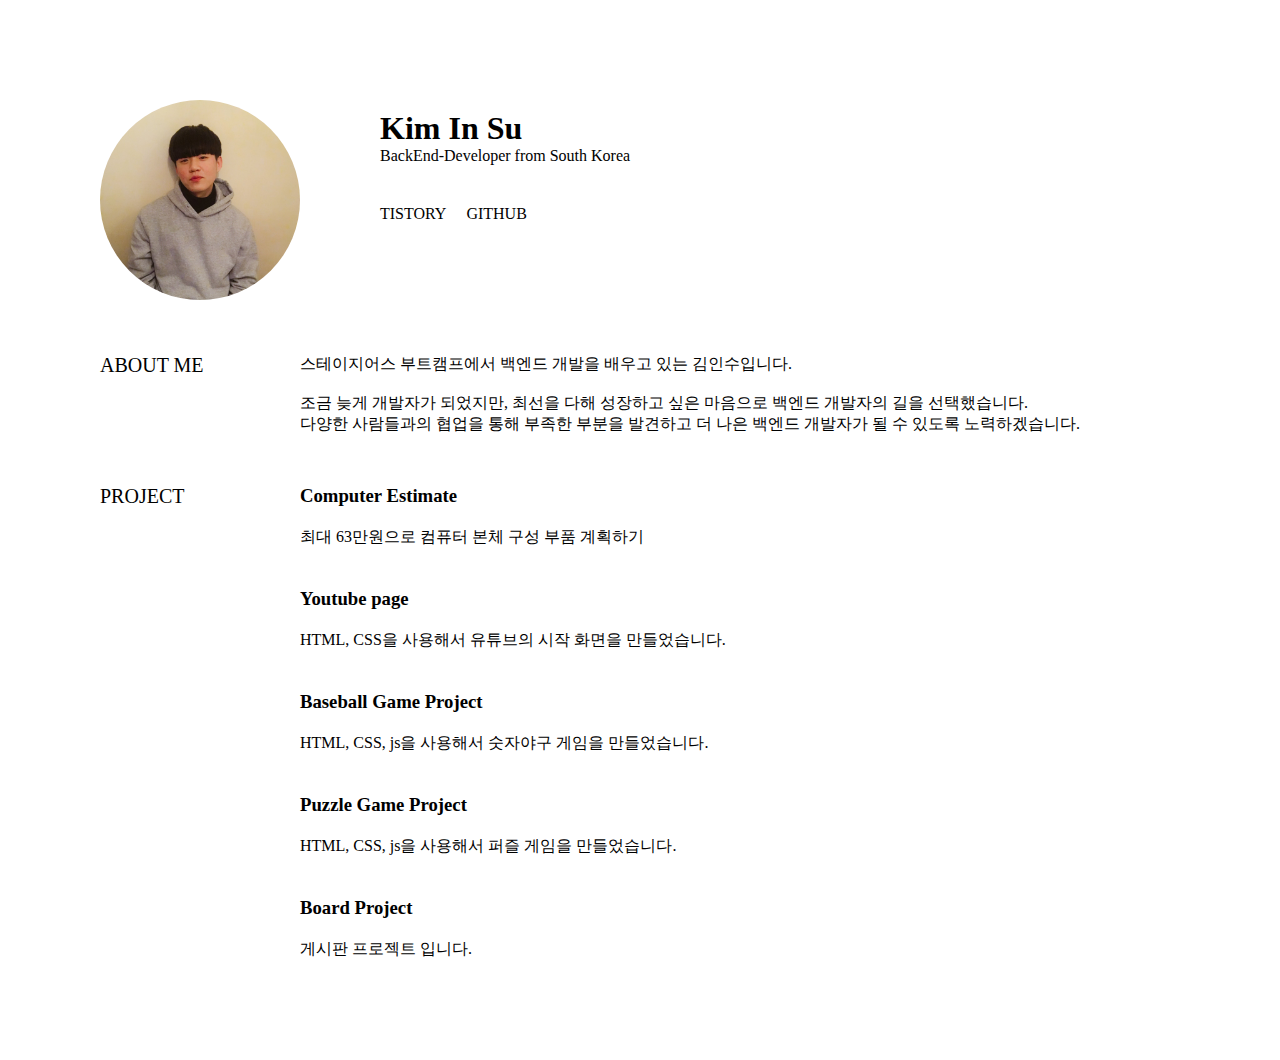
<file: index.html>
<!DOCTYPE html>
<html lang="en">
  <head>
    <meta charset="UTF-8" />
    <meta name="viewport" content="width=device-width, initial-scale=1.0" />
    <link rel="icon" href="img/insuKim.ico" />
    <link rel="stylesheet" href="index.css" />
    <title>Kim-insu | Backend-Developer</title>
  </head>
  <body>
    <main></main>
    <script src="index.js"></script>
  </body>
</html>
</file>
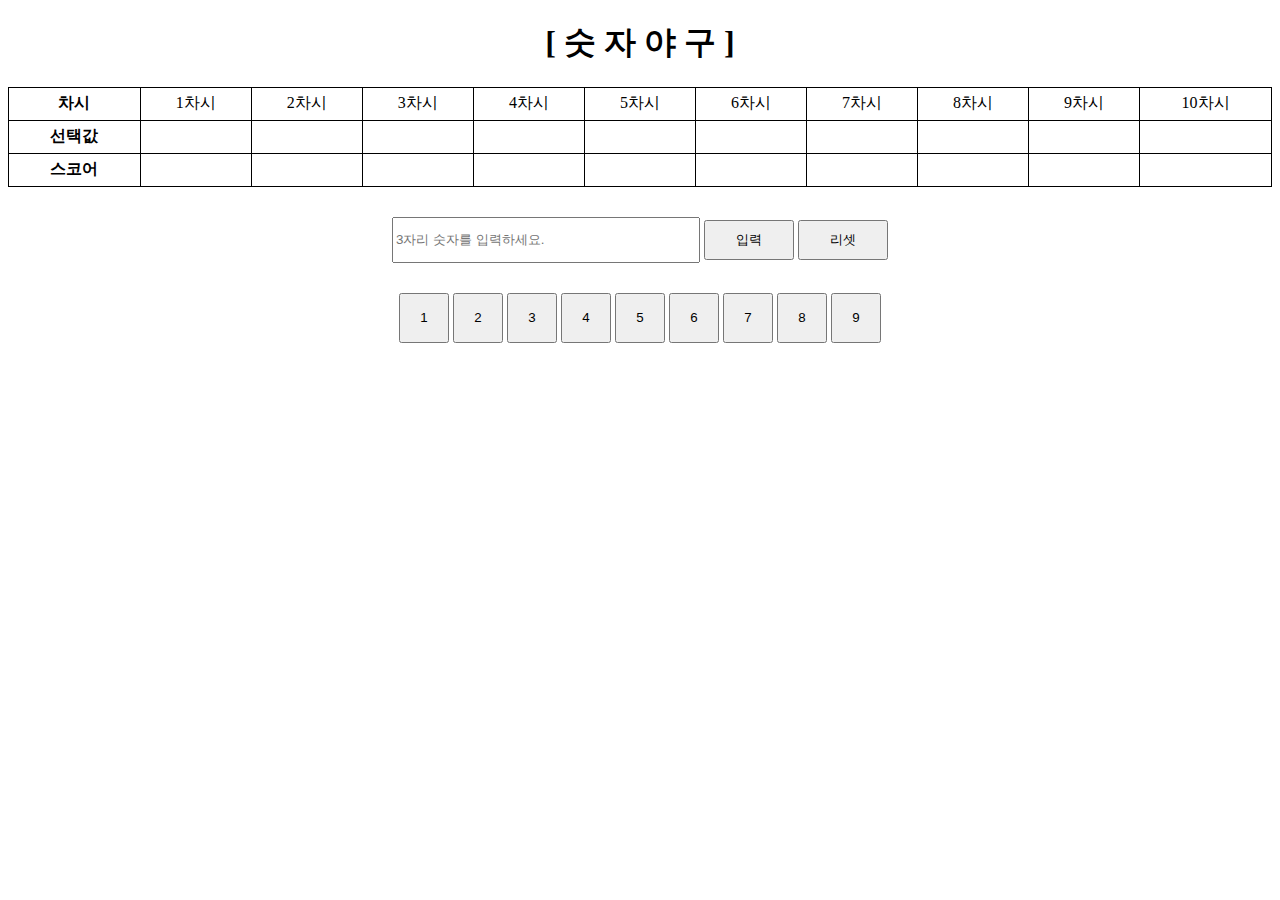
<file: src/html/baseballGame.html>
<!DOCTYPE html>
<html lang="en">
  <head>
    <meta charset="UTF-8" />
    <meta name="viewport" content="width=device-width, initial-scale=1.0" />
    <link rel="stylesheet" href="/src/css/baseballGame.css" />
    <title>숫자야구</title>
  </head>
  <body>
    <header>
      <h1>[ 숫 자 야 구 ]</h1>
      <table>
        <tr>
          <th>차시</th>
          <td>1차시</td>
          <td>2차시</td>
          <td>3차시</td>
          <td>4차시</td>
          <td>5차시</td>
          <td>6차시</td>
          <td>7차시</td>
          <td>8차시</td>
          <td>9차시</td>
          <td>10차시</td>
        </tr>
        <tr>
          <th>선택값</th>
          <td id="choice1"></td>
          <td id="choice2"></td>
          <td id="choice3"></td>
          <td id="choice4"></td>
          <td id="choice5"></td>
          <td id="choice6"></td>
          <td id="choice7"></td>
          <td id="choice8"></td>
          <td id="choice9"></td>
          <td id="choice10"></td>
        </tr>
        <tr>
          <th>스코어</th>
          <td id="score1"></td>
          <td id="score2"></td>
          <td id="score3"></td>
          <td id="score4"></td>
          <td id="score5"></td>
          <td id="score6"></td>
          <td id="score7"></td>
          <td id="score8"></td>
          <td id="score9"></td>
          <td id="score10"></td>
        </tr>
      </table>
    </header>

    <main>
      <div id="sendInput">
        <input
          id="numbers"
          type="text"
          placeholder="3자리 숫자를 입력하세요."
        />
        <button id="sendValue" onclick="checkAnswerEvent()">입력</button>
        <button id="reset" onclick="gameResetEvent()">리셋</button>
      </div>
      <div id="buttonSet">
        <button onclick="sendValueEvent(1)">1</button>
        <button onclick="sendValueEvent(2)">2</button>
        <button onclick="sendValueEvent(3)">3</button>
        <button onclick="sendValueEvent(4)">4</button>
        <button onclick="sendValueEvent(5)">5</button>
        <button onclick="sendValueEvent(6)">6</button>
        <button onclick="sendValueEvent(7)">7</button>
        <button onclick="sendValueEvent(8)">8</button>
        <button onclick="sendValueEvent(9)">9</button>
      </div>
    </main>

    <p id="showMe"></p>
    <script src="/src/js/baseballGame.js"></script>
  </body>
</html>
</file>
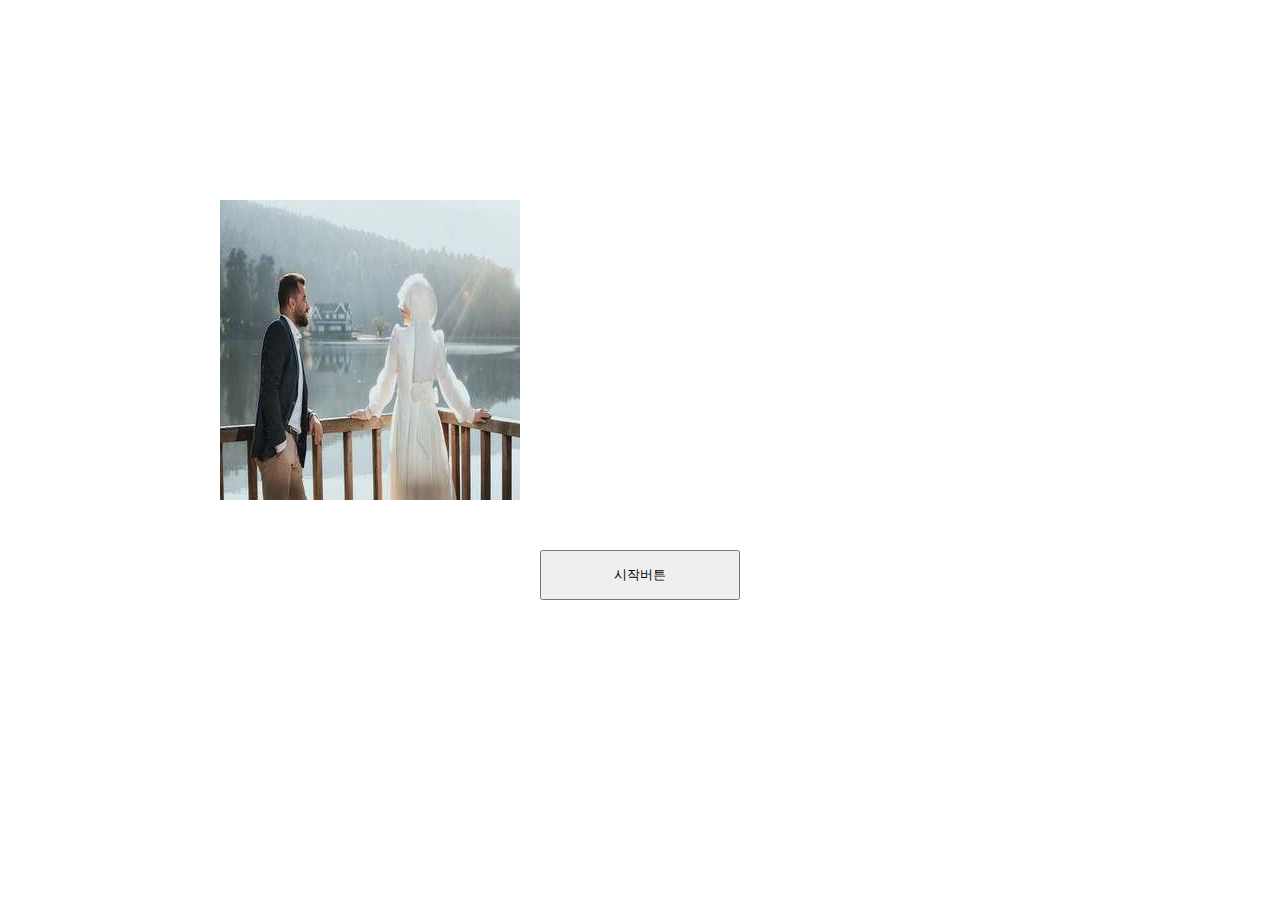
<file: src/html/puzzleGame.html>
<!DOCTYPE html>
<html lang="en">
  <head>
    <meta charset="UTF-8" />
    <meta name="viewport" content="width=device-width, initial-scale=1.0" />
    <link rel="stylesheet" href="/src/css/puzzleGame.css" />
    <title>Puzzle Game</title>
  </head>
  <body>
    <main>
      <div id="bigLeftBox">
        <img id="gameImg" src="/img/gameImg.jpg" alt="" />
      </div>
      <div id="answer">==== 정답 ====</div>
      <div id="bigRightBox"></div>
    </main>
    <footer>
      <button id="startButton" onclick="startEvent()">시작버튼</button>
    </footer>
    <script src="/src/js/puzzleGame.js"></script>
  </body>
</html>
</file>
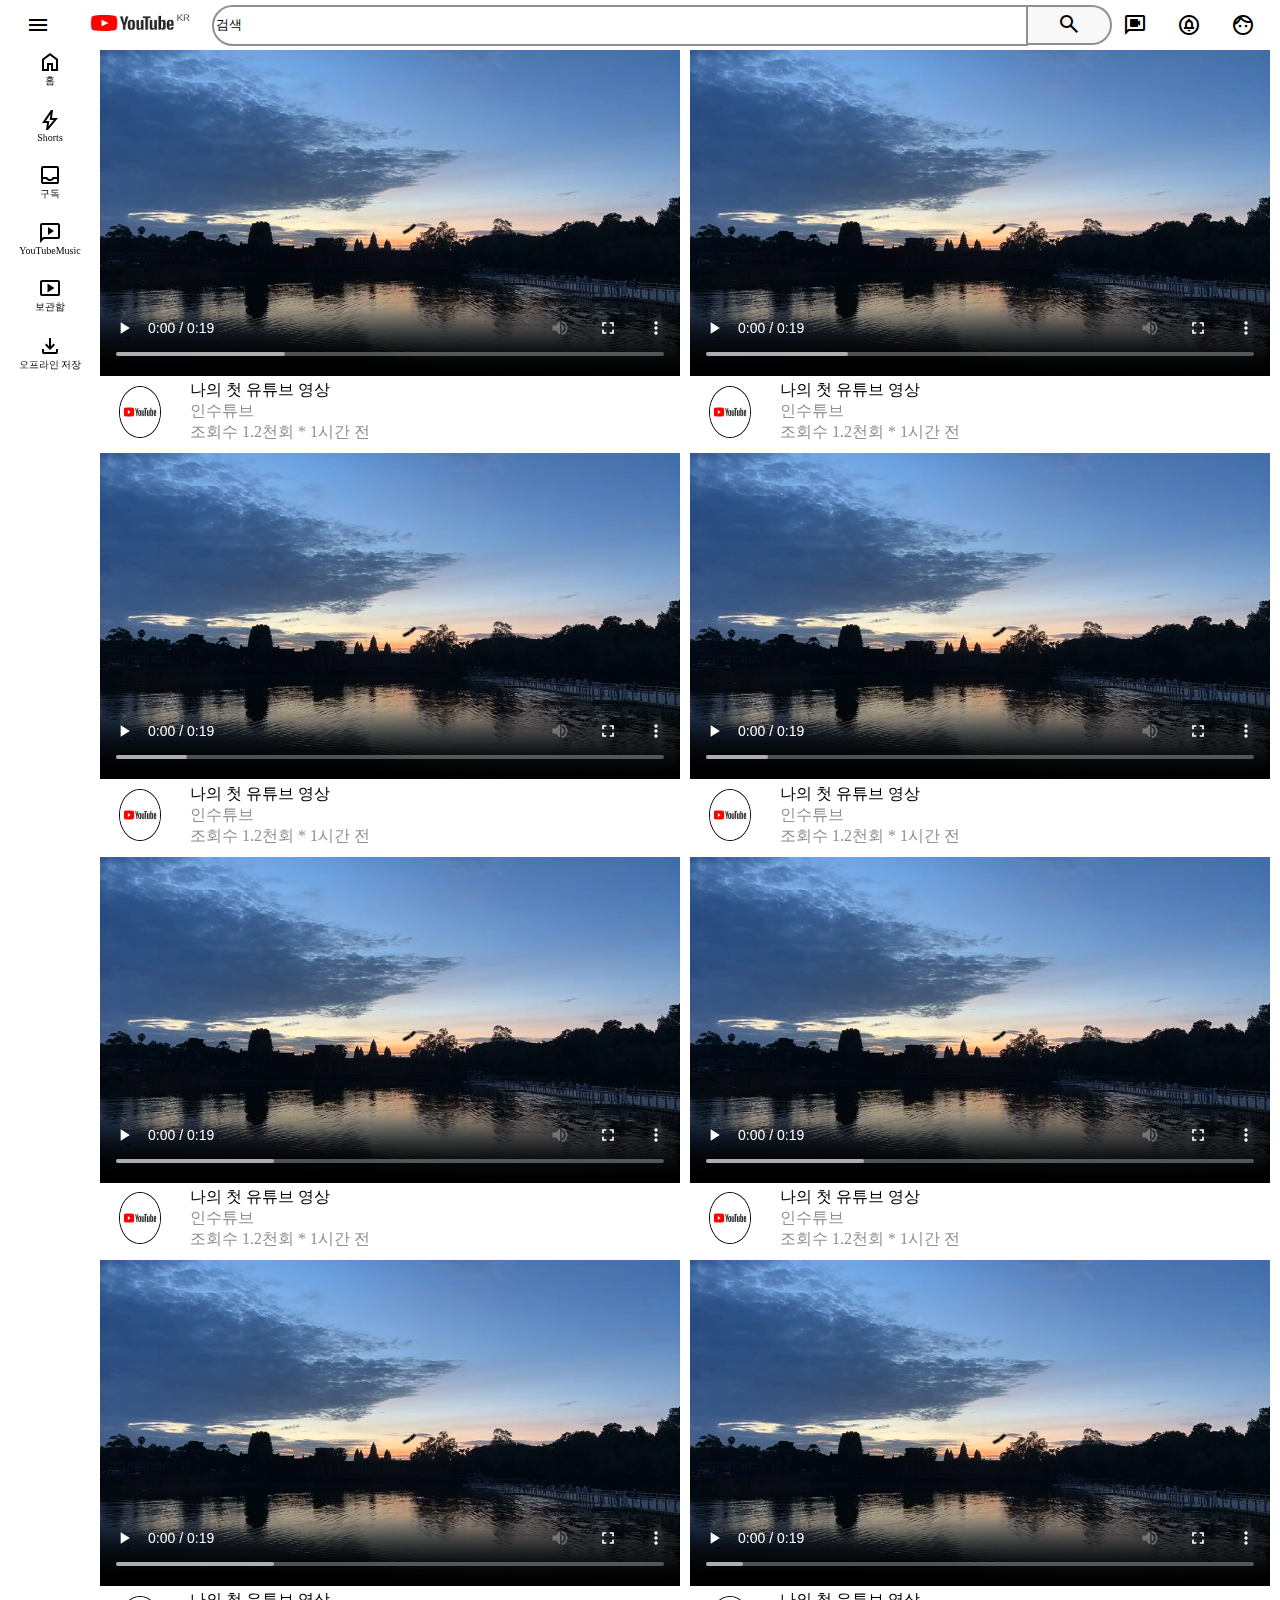
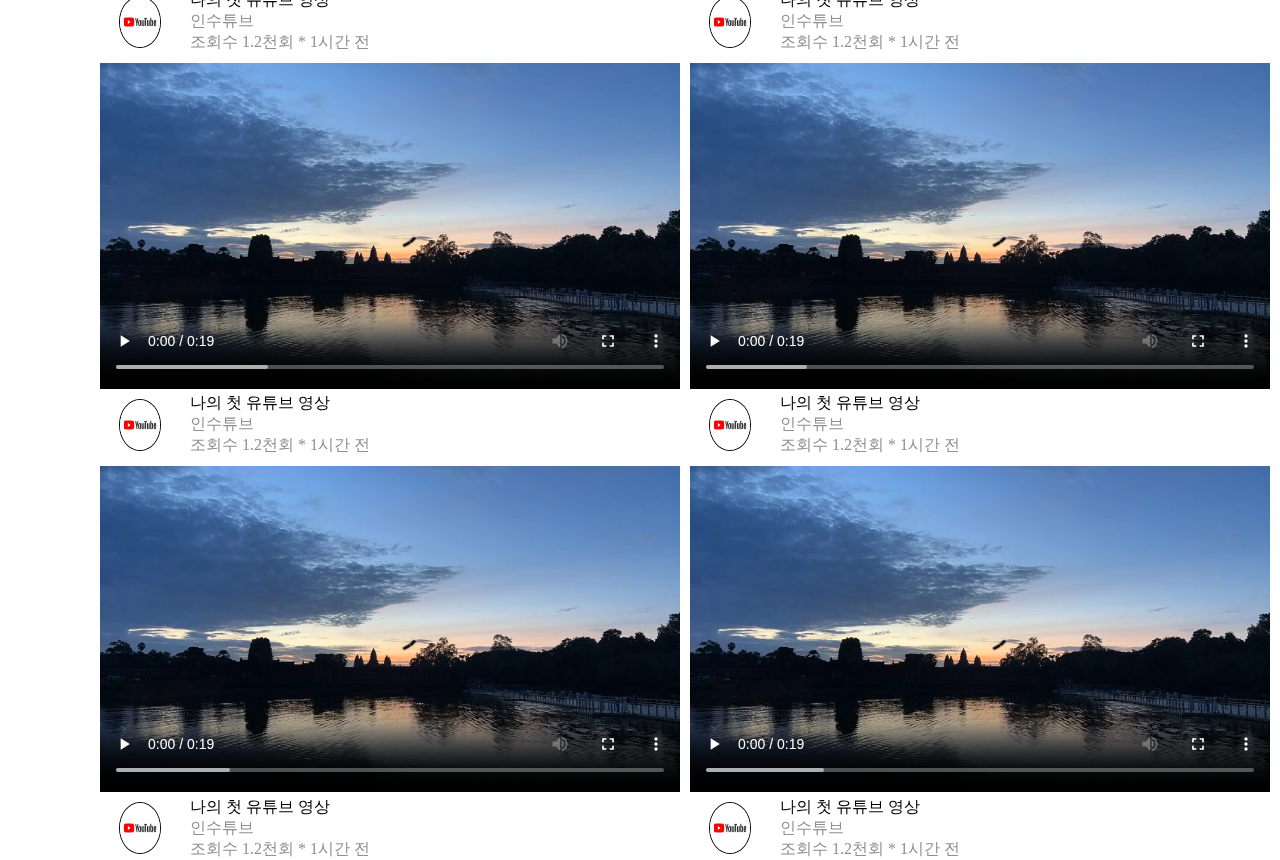
<file: src/html/youtubePage.html>
<!DOCTYPE html>
<html lang="en">
  <head>
    <meta charset="UTF-8" />
    <meta name="viewport" content="width=device-width, initial-scale=1.0" />
    <link rel="stylesheet" href="/src/css/youtubePage.css" />
    <link
      href="https://fonts.googleapis.com/css2?family=Material+Symbols+Outlined"
      rel="stylesheet"
    />
    <!-- 구글 아이콘 -->

    <title>Youtube-test</title>
  </head>
  <body>
    <!-- header-->
    <header>
      <div class="left">
        <button id="header-menu" class="material-symbols-outlined">menu</button>

        <div class="yimg">
          <a href="https://www.youtube.com/"
            ><img src="/img/유튜브홈2.png" alt="유튜브"
          /></a>
        </div>
      </div>

      <div class="middle">
        <input class="text-input" type="text" value="검색" />
        <div>
          <button class="button-middle-search">
            <div id="middle-search" class="material-symbols-outlined">
              search
            </div>
          </button>
        </div>
      </div>

      <div class="right">
        <button id="header-right-icon1" class="material-symbols-outlined">
          video_chat
        </button>
        <button id="header-right-icon2" class="material-symbols-outlined">
          circle_notifications
        </button>
        <button id="header-right-icon3" class="material-symbols-outlined">
          face
        </button>
      </div>
    </header>
    <!-- section 제목별로 나눌 수 있는 문서의 콘텐츠 영역-->
    <section>
      <!-- aside 좌우측의 사이드 영역-->
      <aside>
        <div class="icon">
          <div id="aside-icon1" class="material-symbols-outlined">Home</div>
          <div class="icon-text">홈</div>
        </div>

        <div class="icon">
          <div id="aside-icon2" class="material-symbols-outlined">bolt</div>
          <div class="icon-text">Shorts</div>
        </div>

        <div class="icon">
          <div id="aside-icon3" class="material-symbols-outlined">inbox</div>
          <div class="icon-text">구독</div>
        </div>

        <div class="icon">
          <div id="aside-icon4" class="material-symbols-outlined">
            auto_read_play
          </div>
          <div class="icon-text">YouTubeMusic</div>
        </div>

        <div class="icon">
          <div id="aside-icon5" class="material-symbols-outlined">
            smart_display
          </div>
          <div class="icon-text">보관함</div>
        </div>

        <div class="icon">
          <div id="aside-icon6" class="material-symbols-outlined">download</div>
          <div class="icon-text">오프라인 저장</div>
        </div>
      </aside>

      <!-- article 개별 콘텐츠를 나타내는 요소-->
      <article>
        <!-- box 1 -->
        <div class="box">
          <div class="video">
            <video controls src="/img/유튜브동영상.mp4"></video>
          </div>

          <div class="infbox">
            <!-- 동영상 밑에 유튜버사진, 제목 ,유튜버 이름 , 시간등을 나타내는 박스 -->
            <div class="pic">
              <img class="infimg" src="/img/유튜브홈.png" alt="유튜버사진" />
            </div>
            <div class="inf">
              <div class="title">나의 첫 유튜브 영상</div>
              <div class="name">인수튜브</div>
              <div class="time">조회수 1.2천회 * 1시간 전</div>
            </div>
          </div>
        </div>
        <!-- box 2 -->
        <div class="box">
          <div class="video">
            <video controls src="/img/유튜브동영상.mp4"></video>
          </div>

          <div class="infbox">
            <!-- 동영상 밑에 유튜버사진, 제목 ,유튜버 이름 , 시간등을 나타내는 박스 -->
            <div class="pic">
              <img class="infimg" src="/img/유튜브홈.png" alt="유튜버사진" />
            </div>
            <div class="inf">
              <div class="title">나의 첫 유튜브 영상</div>
              <div class="name">인수튜브</div>
              <div class="time">조회수 1.2천회 * 1시간 전</div>
            </div>
          </div>
        </div>
        <!-- box 3 -->
        <div class="box">
          <div class="video">
            <video controls src="/img/유튜브동영상.mp4"></video>
          </div>

          <div class="infbox">
            <div class="pic">
              <img class="infimg" src="/img/유튜브홈.png" alt="유튜버사진" />
            </div>
            <div class="inf">
              <div class="title">나의 첫 유튜브 영상</div>
              <div class="name">인수튜브</div>
              <div class="time">조회수 1.2천회 * 1시간 전</div>
            </div>
          </div>
        </div>
        <!-- box 4 -->
        <div class="box">
          <div class="video">
            <video controls src="/img/유튜브동영상.mp4"></video>
          </div>

          <div class="infbox">
            <div class="pic">
              <img class="infimg" src="/img/유튜브홈.png" alt="유튜버사진" />
            </div>
            <div class="inf">
              <div class="title">나의 첫 유튜브 영상</div>
              <div class="name">인수튜브</div>
              <div class="time">조회수 1.2천회 * 1시간 전</div>
            </div>
          </div>
        </div>
        <!-- box 5 -->
        <div class="box">
          <div class="video">
            <video controls src="/img/유튜브동영상.mp4"></video>
          </div>

          <div class="infbox">
            <div class="pic">
              <img class="infimg" src="/img/유튜브홈.png" alt="유튜버사진" />
            </div>
            <div class="inf">
              <div class="title">나의 첫 유튜브 영상</div>
              <div class="name">인수튜브</div>
              <div class="time">조회수 1.2천회 * 1시간 전</div>
            </div>
          </div>
        </div>
        <!-- box 6 -->
        <div class="box">
          <div class="video">
            <video controls src="/img/유튜브동영상.mp4"></video>
          </div>

          <div class="infbox">
            <div class="pic">
              <img class="infimg" src="/img/유튜브홈.png" alt="유튜버사진" />
            </div>
            <div class="inf">
              <div class="title">나의 첫 유튜브 영상</div>
              <div class="name">인수튜브</div>
              <div class="time">조회수 1.2천회 * 1시간 전</div>
            </div>
          </div>
        </div>
        <!-- box 7 -->
        <div class="box">
          <div class="video">
            <video controls src="/img/유튜브동영상.mp4"></video>
          </div>

          <div class="infbox">
            <div class="pic">
              <img class="infimg" src="/img/유튜브홈.png" alt="유튜버사진" />
            </div>
            <div class="inf">
              <div class="title">나의 첫 유튜브 영상</div>
              <div class="name">인수튜브</div>
              <div class="time">조회수 1.2천회 * 1시간 전</div>
            </div>
          </div>
        </div>
        <!-- box 8 -->
        <div class="box">
          <div class="video">
            <video controls src="/img/유튜브동영상.mp4"></video>
          </div>

          <div class="infbox">
            <div class="pic">
              <img class="infimg" src="/img/유튜브홈.png" alt="유튜버사진" />
            </div>
            <div class="inf">
              <div class="title">나의 첫 유튜브 영상</div>
              <div class="name">인수튜브</div>
              <div class="time">조회수 1.2천회 * 1시간 전</div>
            </div>
          </div>
        </div>
        <!-- box 9 -->
        <div class="box">
          <div class="video">
            <video controls src="/img/유튜브동영상.mp4"></video>
          </div>

          <div class="infbox">
            <div class="pic">
              <img class="infimg" src="/img/유튜브홈.png" alt="유튜버사진" />
            </div>
            <div class="inf">
              <div class="title">나의 첫 유튜브 영상</div>
              <div class="name">인수튜브</div>
              <div class="time">조회수 1.2천회 * 1시간 전</div>
            </div>
          </div>
        </div>
        <!-- box 10 -->
        <div class="box">
          <div class="video">
            <video controls src="/img/유튜브동영상.mp4"></video>
          </div>

          <div class="infbox">
            <div class="pic">
              <img class="infimg" src="/img/유튜브홈.png" alt="유튜버사진" />
            </div>
            <div class="inf">
              <div class="title">나의 첫 유튜브 영상</div>
              <div class="name">인수튜브</div>
              <div class="time">조회수 1.2천회 * 1시간 전</div>
            </div>
          </div>
        </div>
        <!-- box 11 -->
        <div class="box">
          <div class="video">
            <video controls src="/img/유튜브동영상.mp4"></video>
          </div>

          <div class="infbox">
            <div class="pic">
              <img class="infimg" src="/img/유튜브홈.png" alt="유튜버사진" />
            </div>
            <div class="inf">
              <div class="title">나의 첫 유튜브 영상</div>
              <div class="name">인수튜브</div>
              <div class="time">조회수 1.2천회 * 1시간 전</div>
            </div>
          </div>
        </div>
        <!-- box 12 -->
        <div class="box">
          <div class="video">
            <video controls src="/img/유튜브동영상.mp4"></video>
          </div>

          <div class="infbox">
            <div class="pic">
              <img class="infimg" src="/img/유튜브홈.png" alt="유튜버사진" />
            </div>
            <div class="inf">
              <div class="title">나의 첫 유튜브 영상</div>
              <div class="name">인수튜브</div>
              <div class="time">조회수 1.2천회 * 1시간 전</div>
            </div>
          </div>
        </div>
      </article>
    </section>
  </body>
</html>
</file>
<file: index.css>
* {
  margin: 0;
  padding: 0;
  box-sizing: border-box;
}

main {
  padding: 100px;
  display: flex;
  flex-direction: column;
}

li {
  padding-right: 20px;
}

a {
  text-decoration: none;
  color: black;
}

h2 {
  font-size: 20px;
  font-weight: normal;
}
</file>
<file: src/css/baseballGame.css>
header {
  width: 100%;
}

main {
  width: 100%;
  height: 200px;
}
h1 {
  text-align: center;
}
table {
  border: 1px solid black;
  border-collapse: collapse;
  text-align: center;
  width: 100%;
  height: 100px;
}
th {
  border: 1px solid black;
}

td {
  border: 1px solid black;
}

#sendInput {
  margin-top: 30px;
  text-align: center;
}
input {
  width: 300px;
  height: 40px;
}
#sendValue,
#reset {
  width: 90px;
  height: 40px;
}

#buttonSet {
  margin-top: 30px;
  text-align: center;
}
button {
  width: 50px;
  height: 50px;
}
p {
  text-align: center;
}
</file>
<file: src/css/puzzleGame.css>
* {
  margin: 0;
  padding: 0;
}
main {
  margin-top: 200px;
  display: flex;
  align-items: center;
  justify-content: space-around;
}
footer {
  text-align: center;
}
#startButton {
  margin-top: 50px;
  width: 200px;
  height: 50px;
}

#bigLeftBox {
  width: 300px;
  height: 300px;
  margin-left: 100px;
  display: flex;
  flex-direction: row;
  flex-wrap: wrap;
}

#bigRightBox {
  width: 300px;
  height: 300px;
  margin-right: 100px;
  display: flex;
  flex-direction: row;
  flex-wrap: wrap;
}

#answer {
  display: none;
  font-size: 40px;
}

#smallLeftBox0 {
  background-position-x: 0;
  background-position-y: 0;
}
#smallLeftBox1 {
  background-position-x: -100px;
  background-position-y: 0;
}
#smallLeftBox2 {
  background-position-x: -200px;
  background-position-y: 0;
}
#smallLeftBox3 {
  background-position-x: 0;
  background-position-y: -100px;
}
#smallLeftBox4 {
  background-position-x: -100px;
  background-position-y: -100px;
}
#smallLeftBox5 {
  background-position-x: -200px;
  background-position-y: -100px;
}
#smallLeftBox6 {
  background-position-x: 0;
  background-position-y: -200px;
}
#smallLeftBox7 {
  background-position-x: -100px;
  background-position-y: -200px;
}
#smallLeftBox8 {
  background-position-x: -200px;
  background-position-y: -200px;
}
</file>
<file: src/css/youtubePage.css>
body {
  margin: 0;
  overflow-x: hidden;
}
header {
  background-color: white;
  width: 100%;
  height: 50px;
  display: flex;
  justify-content: space-between;
  position: fixed;
  top: 0;
  z-index: 1;
  /* z-index를 쓴 이유 article이 위로 올라가서 */
}
section {
  margin-top: 50px;
}
aside {
  background-color: white;
  display: flex;
  position: fixed;
  justify-content: flex-start;
  align-items: center;
  flex-direction: column;
  width: 100px;
  height: 100vh;
}
article {
  background-color: white;
  display: flex;
  flex-direction: row;
  flex-wrap: wrap;
  justify-content: space-around;
  position: relative;
  left: 100px;
  width: calc(100vw - 100px);
  height: 100vh;
}

/* header */
.left {
  display: flex;
  justify-content: center;
  align-items: center;
  margin-left: 20px;
}
.material-symbols-outlined {
  font-size: 30px;
}
#header-menu {
  background-color: white;
  border: none;
  cursor: pointer;
}

#header-menu:hover {
  background-color: #909090;
}

.yimg {
  margin-left: 20px;
}
img {
  width: 130px;
  height: 50px;
}

.middle {
  display: flex;
  justify-content: center;
  align-items: center;
  width: 900px;
}
.searchbox {
  display: flex;
  justify-content: center;
  align-items: center;
}
#middle-search {
  width: 70px;
  text-align: center;
}
.button-middle-search {
  background-color: hsla(0, 0%, 93.3%, 0.4);
  border: 2px solid #909090;
  border-left: none;
  border-radius: 0 30px 30px 0;
  height: 40px;
  cursor: pointer;
}
.text-input {
  flex-grow: 1;
  min-width: 200px;
  border: 2px solid #909090;
  border-radius: 30px 0 0 30px;
  height: 35px;
  /* 원래 width 800px이었는데 지웠음. 이유는 text-input의 부모인 middle이 width 900px로 설정이 되어있고 text-input에는 flex-grow: 1 속성을 줬기 때문에 text-input에는 width 속성을 뺐다.  */
}
.right {
  display: flex;
  justify-content: center;
  align-items: center;
}
#header-right-icon1,
#header-right-icon2,
#header-right-icon3 {
  margin-right: 20px;
  background-color: white;
  border: 0;
  border-radius: 50%;
  padding: 5px;
  cursor: pointer;
}
#header-right-icon1:hover,
#header-right-icon2:hover,
#header-right-icon3:hover {
  background-color: #909090;
}
/* aside */

#aside-icon1,
#aside-icon2,
#aside-icon3,
#aside-icon4,
#aside-icon5,
#aside-icon6 {
  text-align: center;
  cursor: pointer;
}
.icon {
  width: 80%;
  margin-bottom: 20px;
  display: flex;
  flex-direction: column;
  border-radius: 10%;
}
.icon:hover {
  background-color: #909090;
}
.icon-text {
  text-align: center;
  font-size: 10px;
}

/* article */
.box {
  flex-basis: 400px;
  flex-grow: 1;
  margin-right: 10px;
  margin-bottom: 10px;
}
video {
  width: 100%;
  /*처음에 width 400px을 줬었다. video가 작아지지 않아서 뭐가 문제인지 몰랐는데 당연히 video의 설정이 문제였다. 왜냐?? 당연히 직접 동작을 해야하는 것은 video인데 계속 .box에서만 문제를 해결할라고 하니깐 해결이 되나......width 100%로 설정하니깐 제대로 작동한다. 왜?? flex-grow의 속성의 동작이 직접 작용되는 부분이 video이기 때문이다. */
}

.infbox {
  display: flex;
}
.infimg {
  width: 100%;
  border: 1px solid black;
  border-radius: 50%;
}
.pic {
  display: flex;
  justify-content: center;
  align-items: center;
  width: 40px;
  margin-right: 30px;
  margin-left: 20px;
}
.inf {
  flex: 2;
  display: flex;
  flex-direction: column;
  flex-grow: 1;
}
.name,
.time {
  color: #909090;
}
</file>
